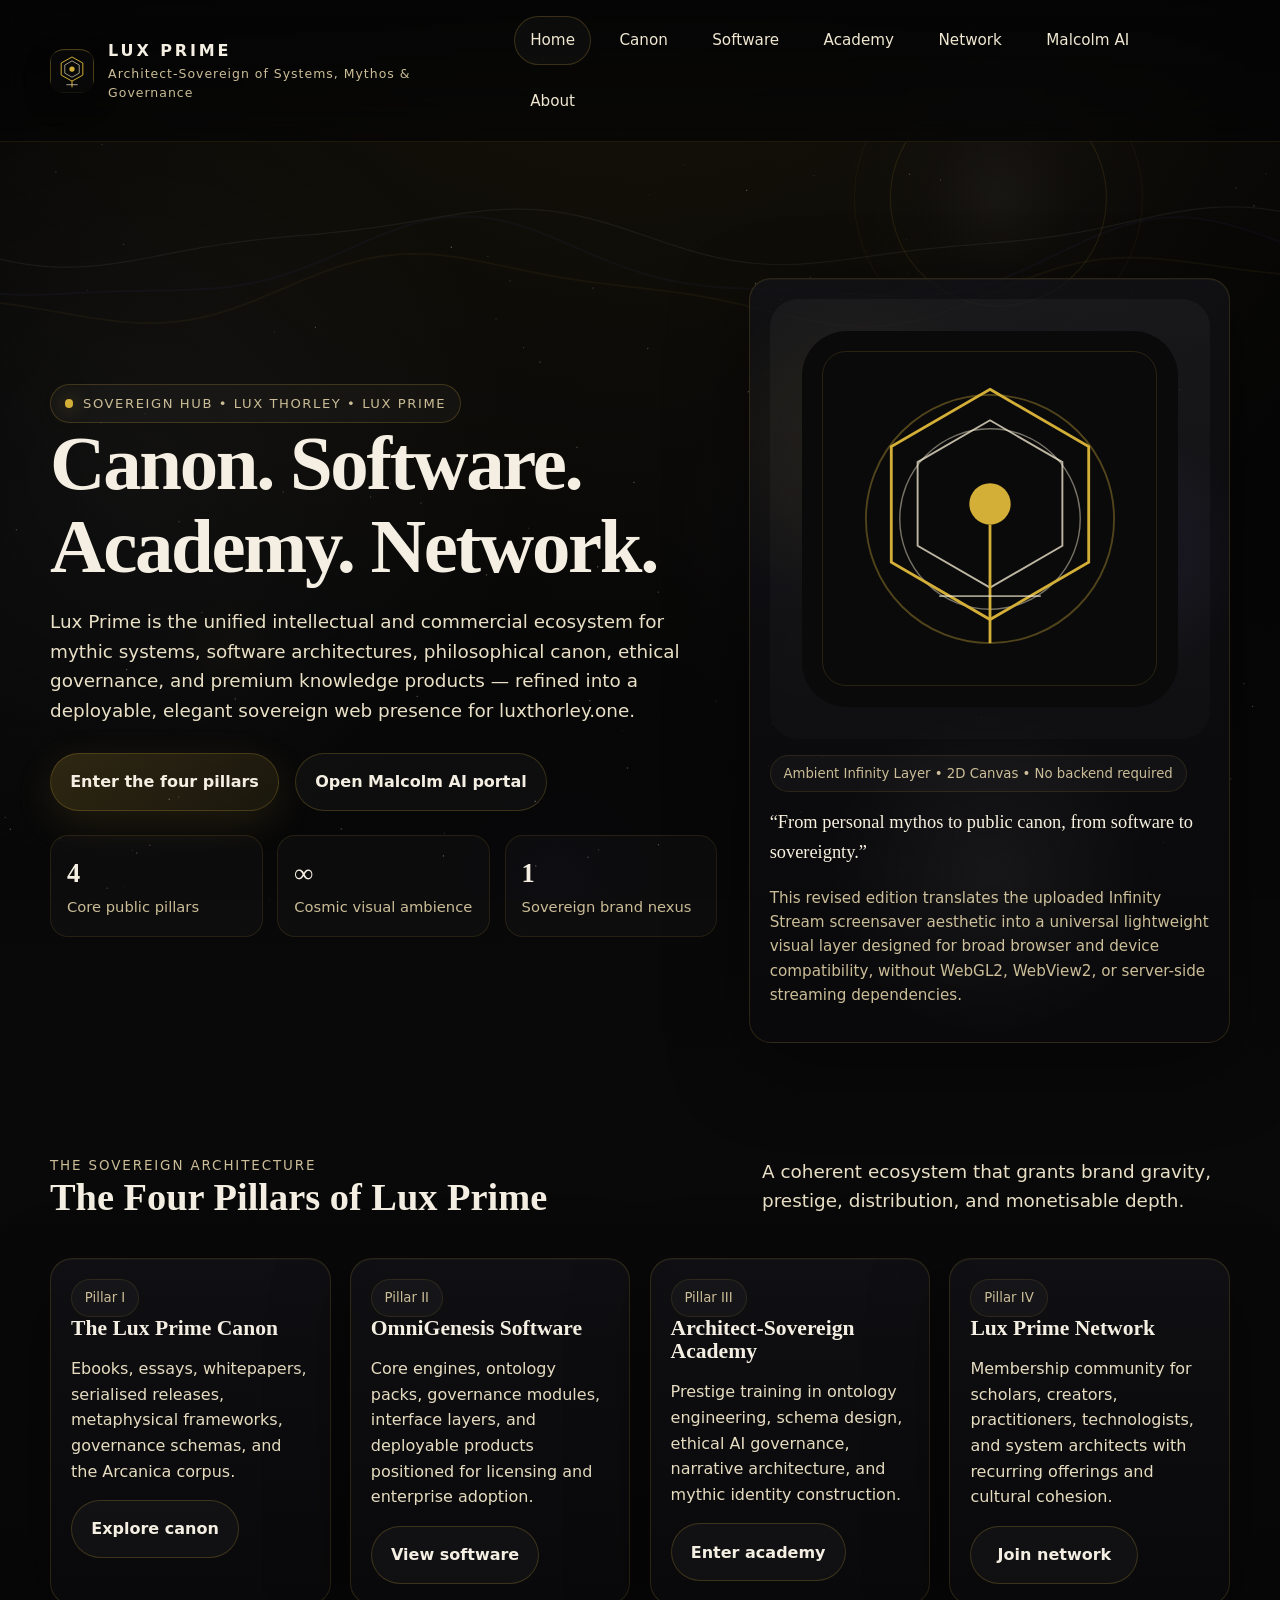
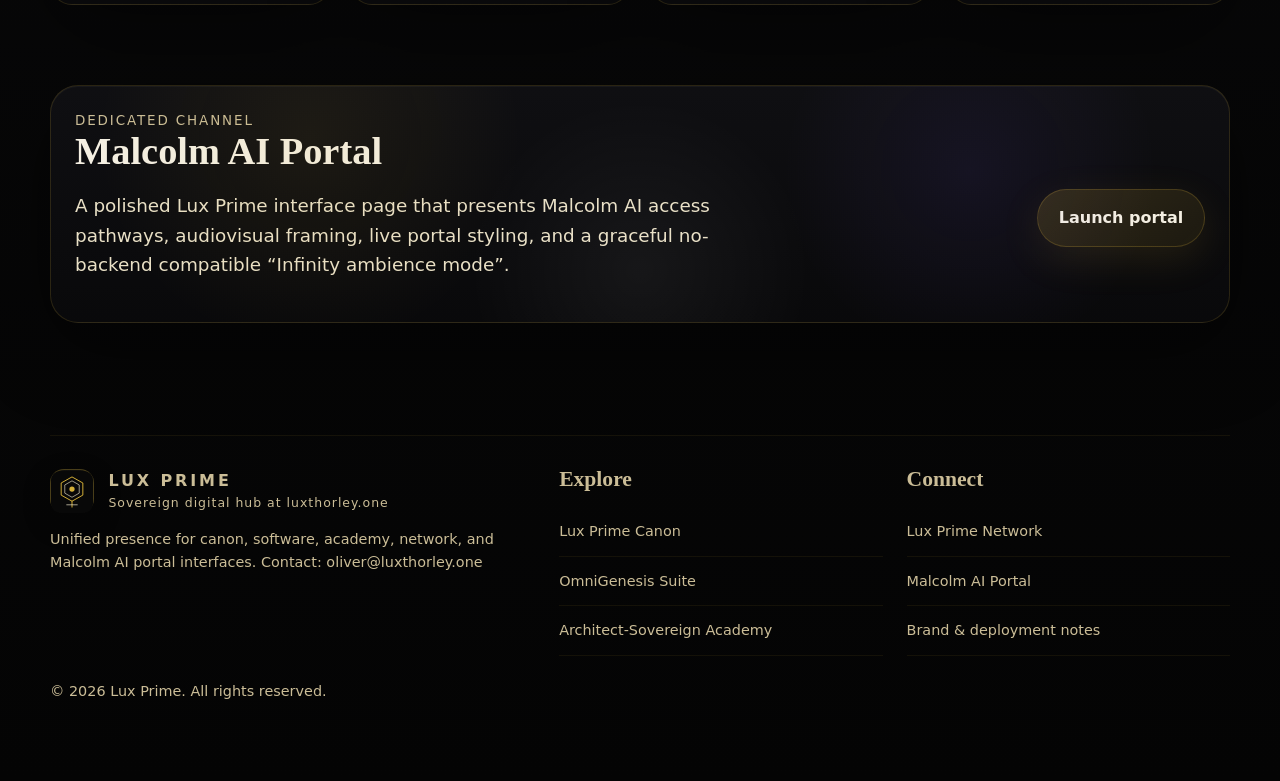
<file: index.html>
<!doctype html>
<html lang="en">
<head>
  <meta charset="utf-8"/>
  <meta name="viewport" content="width=device-width, initial-scale=1"/>
  <title>Sovereign Hub — Lux Prime</title>
  <meta name="description" content="Lux Prime sovereign hub for canon, software, academy, network, and Malcolm AI portal."/>
  <meta name="theme-color" content="#080808"/>
  <link rel="icon" href="assets/img/logo.svg" type="image/svg+xml"/>
  <link rel="manifest" href="site.webmanifest"/>
  <link rel="stylesheet" href="assets/css/styles.css"/>
</head>
<body>
<a href="#main" class="skip-link">Skip to content</a>
<canvas id="infinity-bg" aria-hidden="true"></canvas>
<div class="site-shell">
<header>
  <div class="container nav-wrap">
    <a class="brand" href="index.html" aria-label="Lux Prime home">
      <span class="brand-mark"><img src="assets/img/logo.svg" alt="Lux Prime sigil"/></span>
      <span class="brand-text"><strong>Lux Prime</strong><span>Architect-Sovereign of Systems, Mythos &amp; Governance</span></span>
    </a>
    <button class="nav-toggle" type="button" aria-label="Toggle menu">Menu</button>
    <nav class="nav-links" aria-label="Primary navigation"><a href="index.html" class="active">Home</a><a href="canon.html" class="">Canon</a><a href="software.html" class="">Software</a><a href="academy.html" class="">Academy</a><a href="network.html" class="">Network</a><a href="malcolm.html" class="">Malcolm AI</a><a href="about.html" class="">About</a></nav>
  </div>
</header>
<main id="main">

<section class="hero">
  <div class="container hero-grid">
    <div>
      <div class="eyebrow">Sovereign Hub • Lux Thorley • Lux Prime</div>
      <h1>Canon. Software. Academy. Network.</h1>
      <p class="lead">Lux Prime is the unified intellectual and commercial ecosystem for mythic systems, software architectures, philosophical canon, ethical governance, and premium knowledge products — refined into a deployable, elegant sovereign web presence for luxthorley.one.</p>
      <div class="actions">
        <a class="btn primary" href="#pillars">Enter the four pillars</a>
        <a class="btn secondary" href="malcolm.html">Open Malcolm AI portal</a>
      </div>
      <div class="metrics">
        <div class="metric"><strong>4</strong><span>Core public pillars</span></div>
        <div class="metric"><strong>∞</strong><span>Cosmic visual ambience</span></div>
        <div class="metric"><strong>1</strong><span>Sovereign brand nexus</span></div>
      </div>
    </div>
    <aside class="hero-card portal">
      <div class="sigil-frame"><img src="assets/img/sigil.svg" alt="Lux Prime sigil geometry"/></div>
      <div class="stack" style="margin-top:1rem">
        <span class="badge">Ambient Infinity Layer • 2D Canvas • No backend required</span>
        <p class="quote">“From personal mythos to public canon, from software to sovereignty.”</p>
        <p class="note">This revised edition translates the uploaded Infinity Stream screensaver aesthetic into a universal lightweight visual layer designed for broad browser and device compatibility, without WebGL2, WebView2, or server-side streaming dependencies.</p>
      </div>
    </aside>
  </div>
</section>

<section id="pillars" class="section pillars">
  <div class="container">
    <div class="section-head">
      <div><div class="kicker">The sovereign architecture</div><h2>The Four Pillars of Lux Prime</h2></div>
      <p class="lead" style="max-width:40ch">A coherent ecosystem that grants brand gravity, prestige, distribution, and monetisable depth.</p>
    </div>
    <div class="grid-4">
      <article class="card">
        <span class="badge">Pillar I</span>
        <h3>The Lux Prime Canon</h3>
        <p>Ebooks, essays, whitepapers, serialised releases, metaphysical frameworks, governance schemas, and the Arcanica corpus.</p>
        <a class="btn secondary" href="canon.html">Explore canon</a>
      </article>
      <article class="card">
        <span class="badge">Pillar II</span>
        <h3>OmniGenesis Software</h3>
        <p>Core engines, ontology packs, governance modules, interface layers, and deployable products positioned for licensing and enterprise adoption.</p>
        <a class="btn secondary" href="software.html">View software</a>
      </article>
      <article class="card">
        <span class="badge">Pillar III</span>
        <h3>Architect-Sovereign Academy</h3>
        <p>Prestige training in ontology engineering, schema design, ethical AI governance, narrative architecture, and mythic identity construction.</p>
        <a class="btn secondary" href="academy.html">Enter academy</a>
      </article>
      <article class="card">
        <span class="badge">Pillar IV</span>
        <h3>Lux Prime Network</h3>
        <p>Membership community for scholars, creators, practitioners, technologists, and system architects with recurring offerings and cultural cohesion.</p>
        <a class="btn secondary" href="network.html">Join network</a>
      </article>
    </div>
  </div>
</section>

<section class="section-tight">
  <div class="container">
    <div class="cta-banner hero-card portal">
      <div>
        <div class="kicker">Dedicated channel</div>
        <h2>Malcolm AI Portal</h2>
        <p class="lead">A polished Lux Prime interface page that presents Malcolm AI access pathways, audiovisual framing, live portal styling, and a graceful no-backend compatible “Infinity ambience mode”.</p>
      </div>
      <div class="actions" style="justify-content:flex-end">
        <a class="btn primary" href="malcolm.html">Launch portal</a>
      </div>
    </div>
  </div>
</section>

</main>
<footer>
  <div class="container">
    <hr class="sep"/>
    <div class="footer-grid">
      <div>
        <div class="brand" style="margin-bottom:.8rem">
          <span class="brand-mark"><img src="assets/img/logo.svg" alt=""/></span>
          <span class="brand-text"><strong>Lux Prime</strong><span>Sovereign digital hub at luxthorley.one</span></span>
        </div>
        <p class="small">Unified presence for canon, software, academy, network, and Malcolm AI portal interfaces. Contact: <a href="mailto:oliver@luxthorley.one">oliver@luxthorley.one</a></p>
      </div>
      <div>
        <h3>Explore</h3>
        <ul class="list-clean small">
          <li><a href="canon.html">Lux Prime Canon</a></li>
          <li><a href="software.html">OmniGenesis Suite</a></li>
          <li><a href="academy.html">Architect-Sovereign Academy</a></li>
        </ul>
      </div>
      <div>
        <h3>Connect</h3>
        <ul class="list-clean small">
          <li><a href="network.html">Lux Prime Network</a></li>
          <li><a href="malcolm.html">Malcolm AI Portal</a></li>
          <li><a href="about.html">Brand & deployment notes</a></li>
        </ul>
      </div>
    </div>
    <p class="small" style="margin-top:1.5rem">© <span data-year></span> Lux Prime. All rights reserved.</p>
  </div>
</footer>
</div>
<script src="assets/js/main.js"></script>
</body>
</html>
</file>
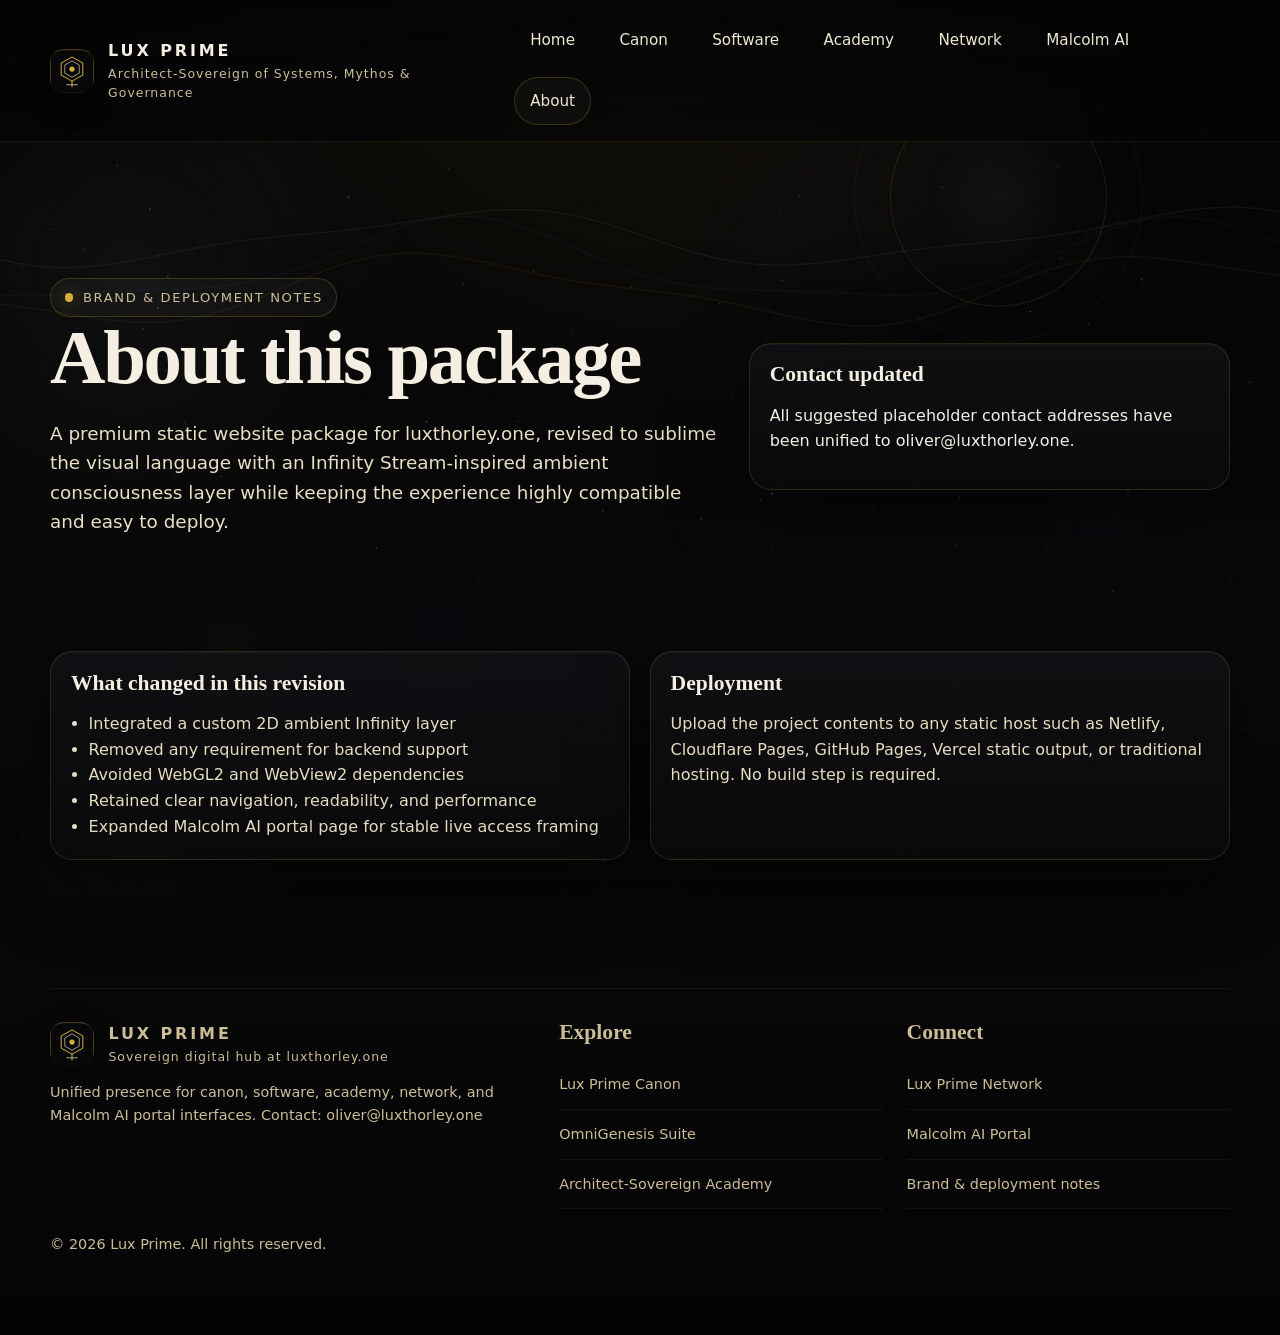
<file: about.html>
<!doctype html>
<html lang="en">
<head>
  <meta charset="utf-8"/>
  <meta name="viewport" content="width=device-width, initial-scale=1"/>
  <title>About — Lux Prime</title>
  <meta name="description" content="Brand and deployment notes."/>
  <meta name="theme-color" content="#080808"/>
  <link rel="icon" href="assets/img/logo.svg" type="image/svg+xml"/>
  <link rel="manifest" href="site.webmanifest"/>
  <link rel="stylesheet" href="assets/css/styles.css"/>
</head>
<body>
<a href="#main" class="skip-link">Skip to content</a>
<canvas id="infinity-bg" aria-hidden="true"></canvas>
<div class="site-shell">
<header>
  <div class="container nav-wrap">
    <a class="brand" href="index.html" aria-label="Lux Prime home">
      <span class="brand-mark"><img src="assets/img/logo.svg" alt="Lux Prime sigil"/></span>
      <span class="brand-text"><strong>Lux Prime</strong><span>Architect-Sovereign of Systems, Mythos &amp; Governance</span></span>
    </a>
    <button class="nav-toggle" type="button" aria-label="Toggle menu">Menu</button>
    <nav class="nav-links" aria-label="Primary navigation"><a href="index.html" class="">Home</a><a href="canon.html" class="">Canon</a><a href="software.html" class="">Software</a><a href="academy.html" class="">Academy</a><a href="network.html" class="">Network</a><a href="malcolm.html" class="">Malcolm AI</a><a href="about.html" class="active">About</a></nav>
  </div>
</header>
<main id="main">

<section class="hero">
  <div class="container hero-grid">
    <div>
      <div class="eyebrow">Brand & deployment notes</div>
      <h1>About this package</h1>
      <p class="lead">A premium static website package for luxthorley.one, revised to sublime the visual language with an Infinity Stream-inspired ambient consciousness layer while keeping the experience highly compatible and easy to deploy.</p>
    </div>
    <aside class="hero-card">
      <h3>Contact updated</h3>
      <p>All suggested placeholder contact addresses have been unified to <a href="mailto:oliver@luxthorley.one">oliver@luxthorley.one</a>.</p>
    </aside>
  </div>
</section>
<section class="section">
  <div class="container grid-2">
    <article class="card">
      <h3>What changed in this revision</h3>
      <ul>
        <li>Integrated a custom 2D ambient Infinity layer</li>
        <li>Removed any requirement for backend support</li>
        <li>Avoided WebGL2 and WebView2 dependencies</li>
        <li>Retained clear navigation, readability, and performance</li>
        <li>Expanded Malcolm AI portal page for stable live access framing</li>
      </ul>
    </article>
    <article class="card">
      <h3>Deployment</h3>
      <p>Upload the project contents to any static host such as Netlify, Cloudflare Pages, GitHub Pages, Vercel static output, or traditional hosting. No build step is required.</p>
    </article>
  </div>
</section>

</main>
<footer>
  <div class="container">
    <hr class="sep"/>
    <div class="footer-grid">
      <div>
        <div class="brand" style="margin-bottom:.8rem">
          <span class="brand-mark"><img src="assets/img/logo.svg" alt=""/></span>
          <span class="brand-text"><strong>Lux Prime</strong><span>Sovereign digital hub at luxthorley.one</span></span>
        </div>
        <p class="small">Unified presence for canon, software, academy, network, and Malcolm AI portal interfaces. Contact: <a href="mailto:oliver@luxthorley.one">oliver@luxthorley.one</a></p>
      </div>
      <div>
        <h3>Explore</h3>
        <ul class="list-clean small">
          <li><a href="canon.html">Lux Prime Canon</a></li>
          <li><a href="software.html">OmniGenesis Suite</a></li>
          <li><a href="academy.html">Architect-Sovereign Academy</a></li>
        </ul>
      </div>
      <div>
        <h3>Connect</h3>
        <ul class="list-clean small">
          <li><a href="network.html">Lux Prime Network</a></li>
          <li><a href="malcolm.html">Malcolm AI Portal</a></li>
          <li><a href="about.html">Brand & deployment notes</a></li>
        </ul>
      </div>
    </div>
    <p class="small" style="margin-top:1.5rem">© <span data-year></span> Lux Prime. All rights reserved.</p>
  </div>
</footer>
</div>
<script src="assets/js/main.js"></script>
</body>
</html>
</file>
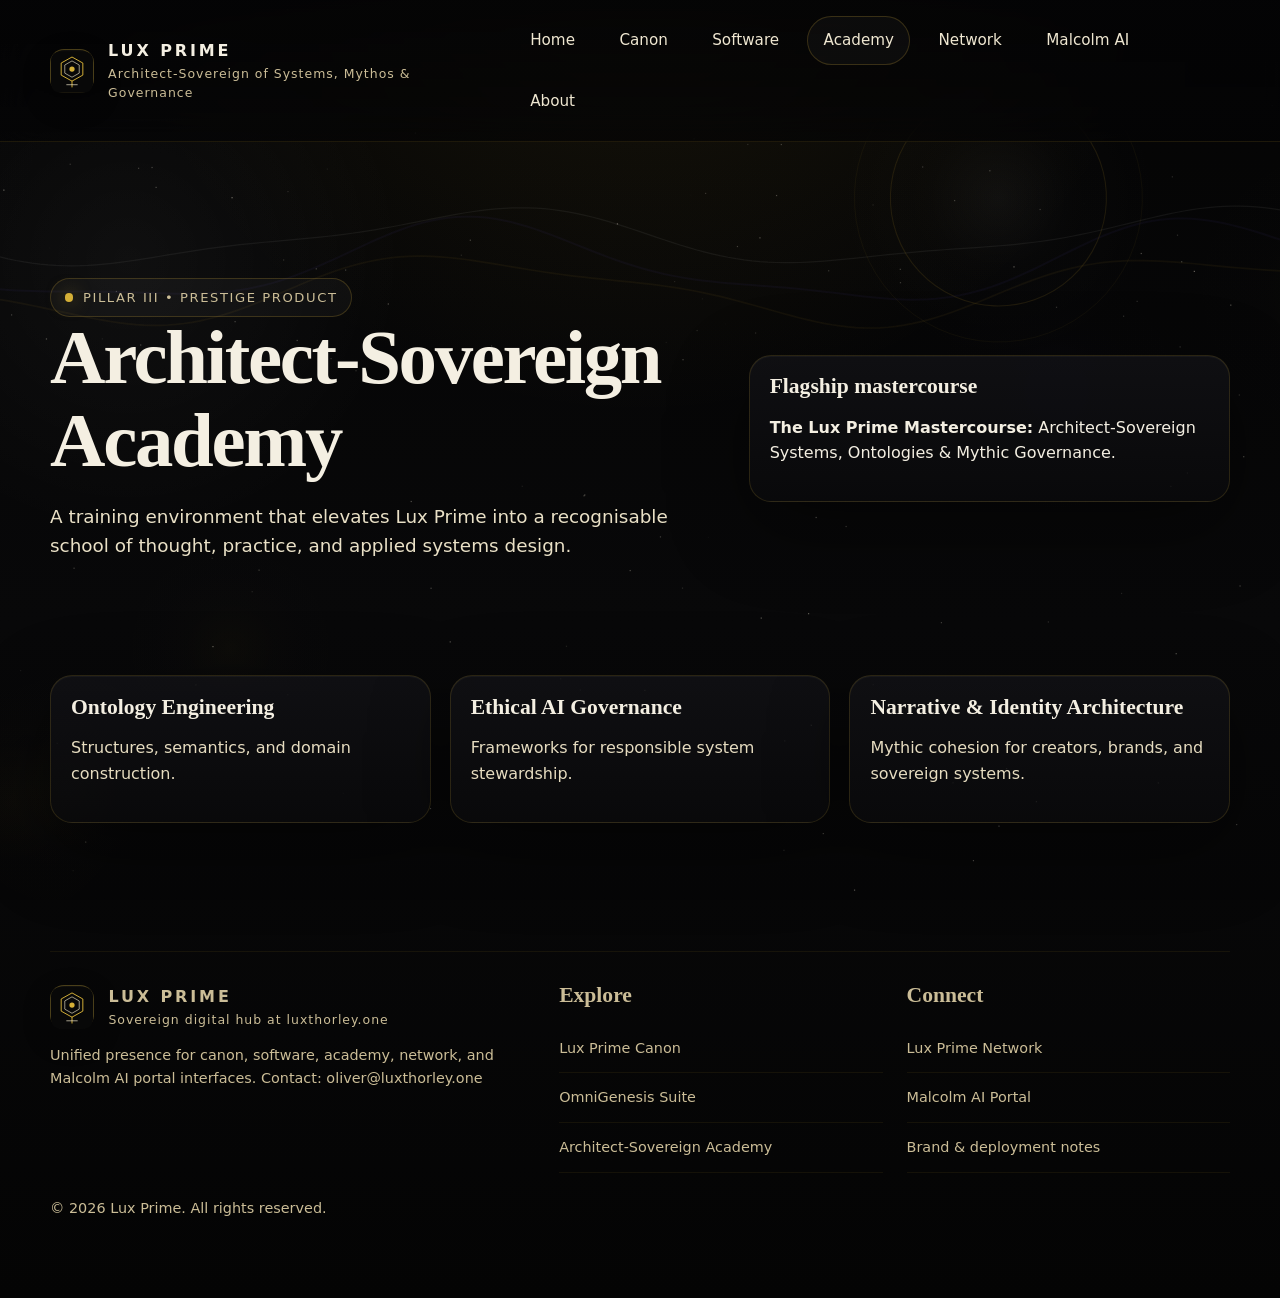
<file: academy.html>
<!doctype html>
<html lang="en">
<head>
  <meta charset="utf-8"/>
  <meta name="viewport" content="width=device-width, initial-scale=1"/>
  <title>Academy — Lux Prime</title>
  <meta name="description" content="Architect-Sovereign Academy."/>
  <meta name="theme-color" content="#080808"/>
  <link rel="icon" href="assets/img/logo.svg" type="image/svg+xml"/>
  <link rel="manifest" href="site.webmanifest"/>
  <link rel="stylesheet" href="assets/css/styles.css"/>
</head>
<body>
<a href="#main" class="skip-link">Skip to content</a>
<canvas id="infinity-bg" aria-hidden="true"></canvas>
<div class="site-shell">
<header>
  <div class="container nav-wrap">
    <a class="brand" href="index.html" aria-label="Lux Prime home">
      <span class="brand-mark"><img src="assets/img/logo.svg" alt="Lux Prime sigil"/></span>
      <span class="brand-text"><strong>Lux Prime</strong><span>Architect-Sovereign of Systems, Mythos &amp; Governance</span></span>
    </a>
    <button class="nav-toggle" type="button" aria-label="Toggle menu">Menu</button>
    <nav class="nav-links" aria-label="Primary navigation"><a href="index.html" class="">Home</a><a href="canon.html" class="">Canon</a><a href="software.html" class="">Software</a><a href="academy.html" class="active">Academy</a><a href="network.html" class="">Network</a><a href="malcolm.html" class="">Malcolm AI</a><a href="about.html" class="">About</a></nav>
  </div>
</header>
<main id="main">

<section class="hero">
  <div class="container hero-grid">
    <div>
      <div class="eyebrow">Pillar III • Prestige product</div>
      <h1>Architect-Sovereign Academy</h1>
      <p class="lead">A training environment that elevates Lux Prime into a recognisable school of thought, practice, and applied systems design.</p>
    </div>
    <aside class="hero-card">
      <h3>Flagship mastercourse</h3>
      <p><strong>The Lux Prime Mastercourse:</strong> Architect-Sovereign Systems, Ontologies &amp; Mythic Governance.</p>
    </aside>
  </div>
</section>
<section class="section">
  <div class="container grid-3">
    <article class="card"><h3>Ontology Engineering</h3><p>Structures, semantics, and domain construction.</p></article>
    <article class="card"><h3>Ethical AI Governance</h3><p>Frameworks for responsible system stewardship.</p></article>
    <article class="card"><h3>Narrative & Identity Architecture</h3><p>Mythic cohesion for creators, brands, and sovereign systems.</p></article>
  </div>
</section>

</main>
<footer>
  <div class="container">
    <hr class="sep"/>
    <div class="footer-grid">
      <div>
        <div class="brand" style="margin-bottom:.8rem">
          <span class="brand-mark"><img src="assets/img/logo.svg" alt=""/></span>
          <span class="brand-text"><strong>Lux Prime</strong><span>Sovereign digital hub at luxthorley.one</span></span>
        </div>
        <p class="small">Unified presence for canon, software, academy, network, and Malcolm AI portal interfaces. Contact: <a href="mailto:oliver@luxthorley.one">oliver@luxthorley.one</a></p>
      </div>
      <div>
        <h3>Explore</h3>
        <ul class="list-clean small">
          <li><a href="canon.html">Lux Prime Canon</a></li>
          <li><a href="software.html">OmniGenesis Suite</a></li>
          <li><a href="academy.html">Architect-Sovereign Academy</a></li>
        </ul>
      </div>
      <div>
        <h3>Connect</h3>
        <ul class="list-clean small">
          <li><a href="network.html">Lux Prime Network</a></li>
          <li><a href="malcolm.html">Malcolm AI Portal</a></li>
          <li><a href="about.html">Brand & deployment notes</a></li>
        </ul>
      </div>
    </div>
    <p class="small" style="margin-top:1.5rem">© <span data-year></span> Lux Prime. All rights reserved.</p>
  </div>
</footer>
</div>
<script src="assets/js/main.js"></script>
</body>
</html>
</file>
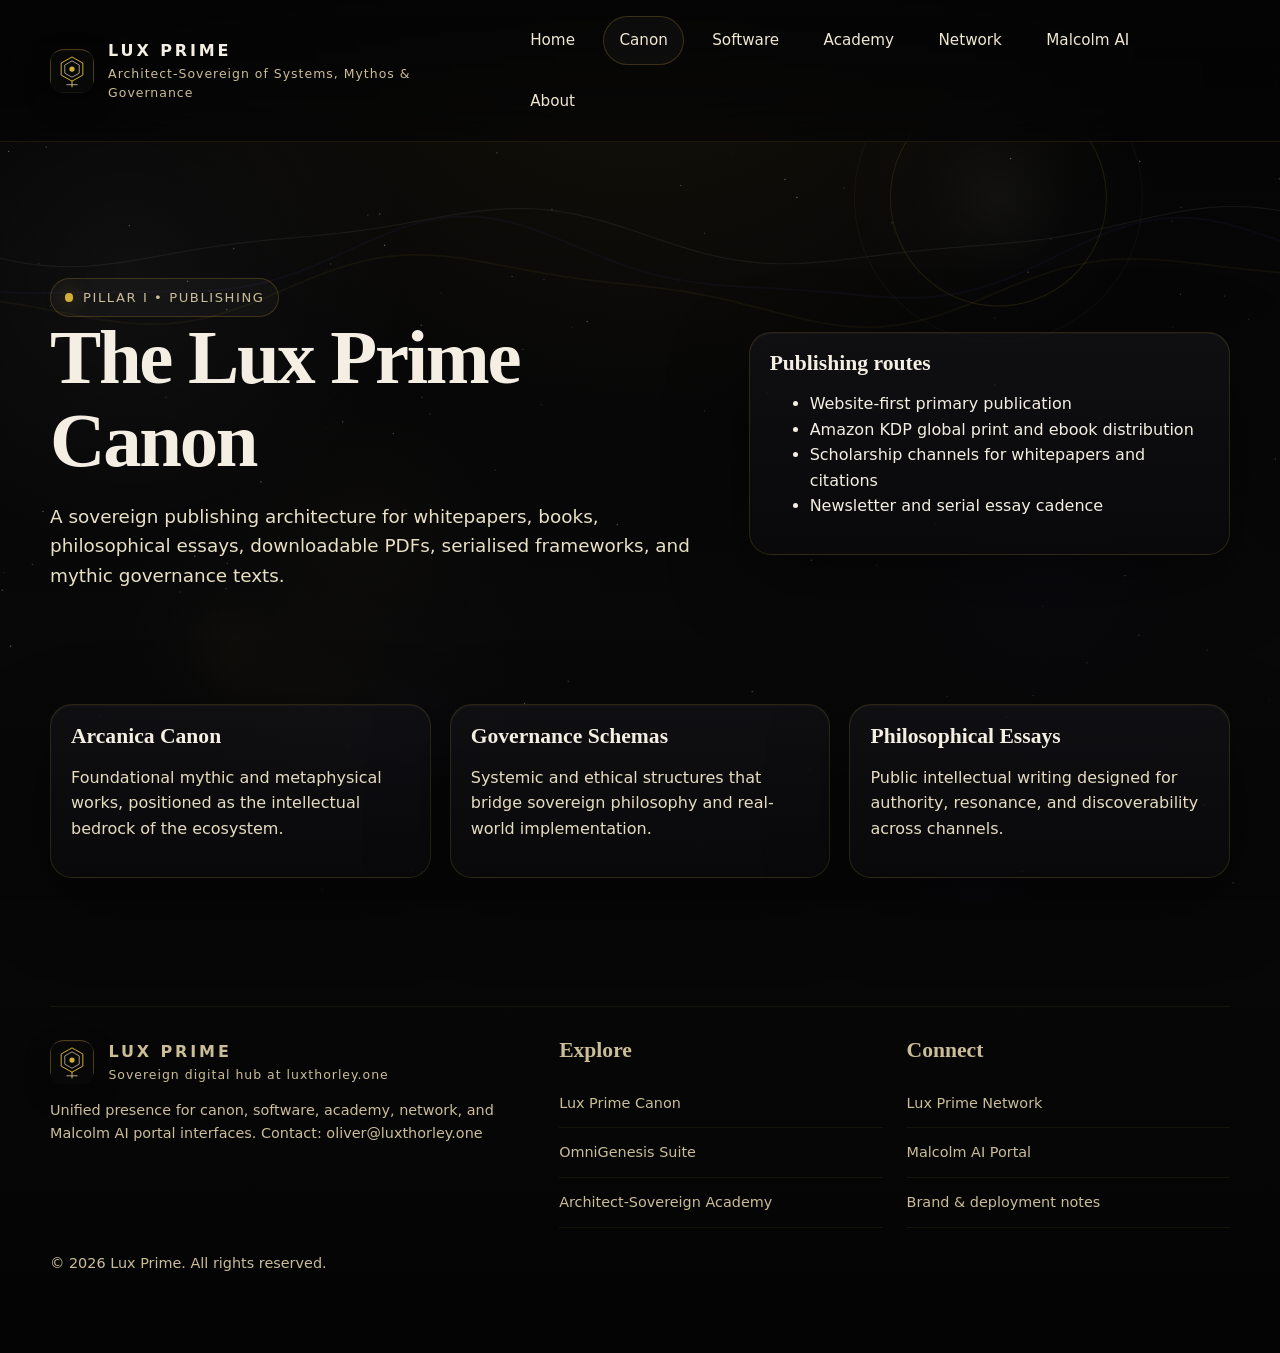
<file: canon.html>
<!doctype html>
<html lang="en">
<head>
  <meta charset="utf-8"/>
  <meta name="viewport" content="width=device-width, initial-scale=1"/>
  <title>Canon — Lux Prime</title>
  <meta name="description" content="Lux Prime canon publishing pillar."/>
  <meta name="theme-color" content="#080808"/>
  <link rel="icon" href="assets/img/logo.svg" type="image/svg+xml"/>
  <link rel="manifest" href="site.webmanifest"/>
  <link rel="stylesheet" href="assets/css/styles.css"/>
</head>
<body>
<a href="#main" class="skip-link">Skip to content</a>
<canvas id="infinity-bg" aria-hidden="true"></canvas>
<div class="site-shell">
<header>
  <div class="container nav-wrap">
    <a class="brand" href="index.html" aria-label="Lux Prime home">
      <span class="brand-mark"><img src="assets/img/logo.svg" alt="Lux Prime sigil"/></span>
      <span class="brand-text"><strong>Lux Prime</strong><span>Architect-Sovereign of Systems, Mythos &amp; Governance</span></span>
    </a>
    <button class="nav-toggle" type="button" aria-label="Toggle menu">Menu</button>
    <nav class="nav-links" aria-label="Primary navigation"><a href="index.html" class="">Home</a><a href="canon.html" class="active">Canon</a><a href="software.html" class="">Software</a><a href="academy.html" class="">Academy</a><a href="network.html" class="">Network</a><a href="malcolm.html" class="">Malcolm AI</a><a href="about.html" class="">About</a></nav>
  </div>
</header>
<main id="main">

<section class="hero">
  <div class="container hero-grid">
    <div>
      <div class="eyebrow">Pillar I • Publishing</div>
      <h1>The Lux Prime Canon</h1>
      <p class="lead">A sovereign publishing architecture for whitepapers, books, philosophical essays, downloadable PDFs, serialised frameworks, and mythic governance texts.</p>
    </div>
    <aside class="hero-card">
      <h3>Publishing routes</h3>
      <ul>
        <li>Website-first primary publication</li>
        <li>Amazon KDP global print and ebook distribution</li>
        <li>Scholarship channels for whitepapers and citations</li>
        <li>Newsletter and serial essay cadence</li>
      </ul>
    </aside>
  </div>
</section>
<section class="section">
  <div class="container grid-3">
    <article class="card"><h3>Arcanica Canon</h3><p>Foundational mythic and metaphysical works, positioned as the intellectual bedrock of the ecosystem.</p></article>
    <article class="card"><h3>Governance Schemas</h3><p>Systemic and ethical structures that bridge sovereign philosophy and real-world implementation.</p></article>
    <article class="card"><h3>Philosophical Essays</h3><p>Public intellectual writing designed for authority, resonance, and discoverability across channels.</p></article>
  </div>
</section>

</main>
<footer>
  <div class="container">
    <hr class="sep"/>
    <div class="footer-grid">
      <div>
        <div class="brand" style="margin-bottom:.8rem">
          <span class="brand-mark"><img src="assets/img/logo.svg" alt=""/></span>
          <span class="brand-text"><strong>Lux Prime</strong><span>Sovereign digital hub at luxthorley.one</span></span>
        </div>
        <p class="small">Unified presence for canon, software, academy, network, and Malcolm AI portal interfaces. Contact: <a href="mailto:oliver@luxthorley.one">oliver@luxthorley.one</a></p>
      </div>
      <div>
        <h3>Explore</h3>
        <ul class="list-clean small">
          <li><a href="canon.html">Lux Prime Canon</a></li>
          <li><a href="software.html">OmniGenesis Suite</a></li>
          <li><a href="academy.html">Architect-Sovereign Academy</a></li>
        </ul>
      </div>
      <div>
        <h3>Connect</h3>
        <ul class="list-clean small">
          <li><a href="network.html">Lux Prime Network</a></li>
          <li><a href="malcolm.html">Malcolm AI Portal</a></li>
          <li><a href="about.html">Brand & deployment notes</a></li>
        </ul>
      </div>
    </div>
    <p class="small" style="margin-top:1.5rem">© <span data-year></span> Lux Prime. All rights reserved.</p>
  </div>
</footer>
</div>
<script src="assets/js/main.js"></script>
</body>
</html>
</file>
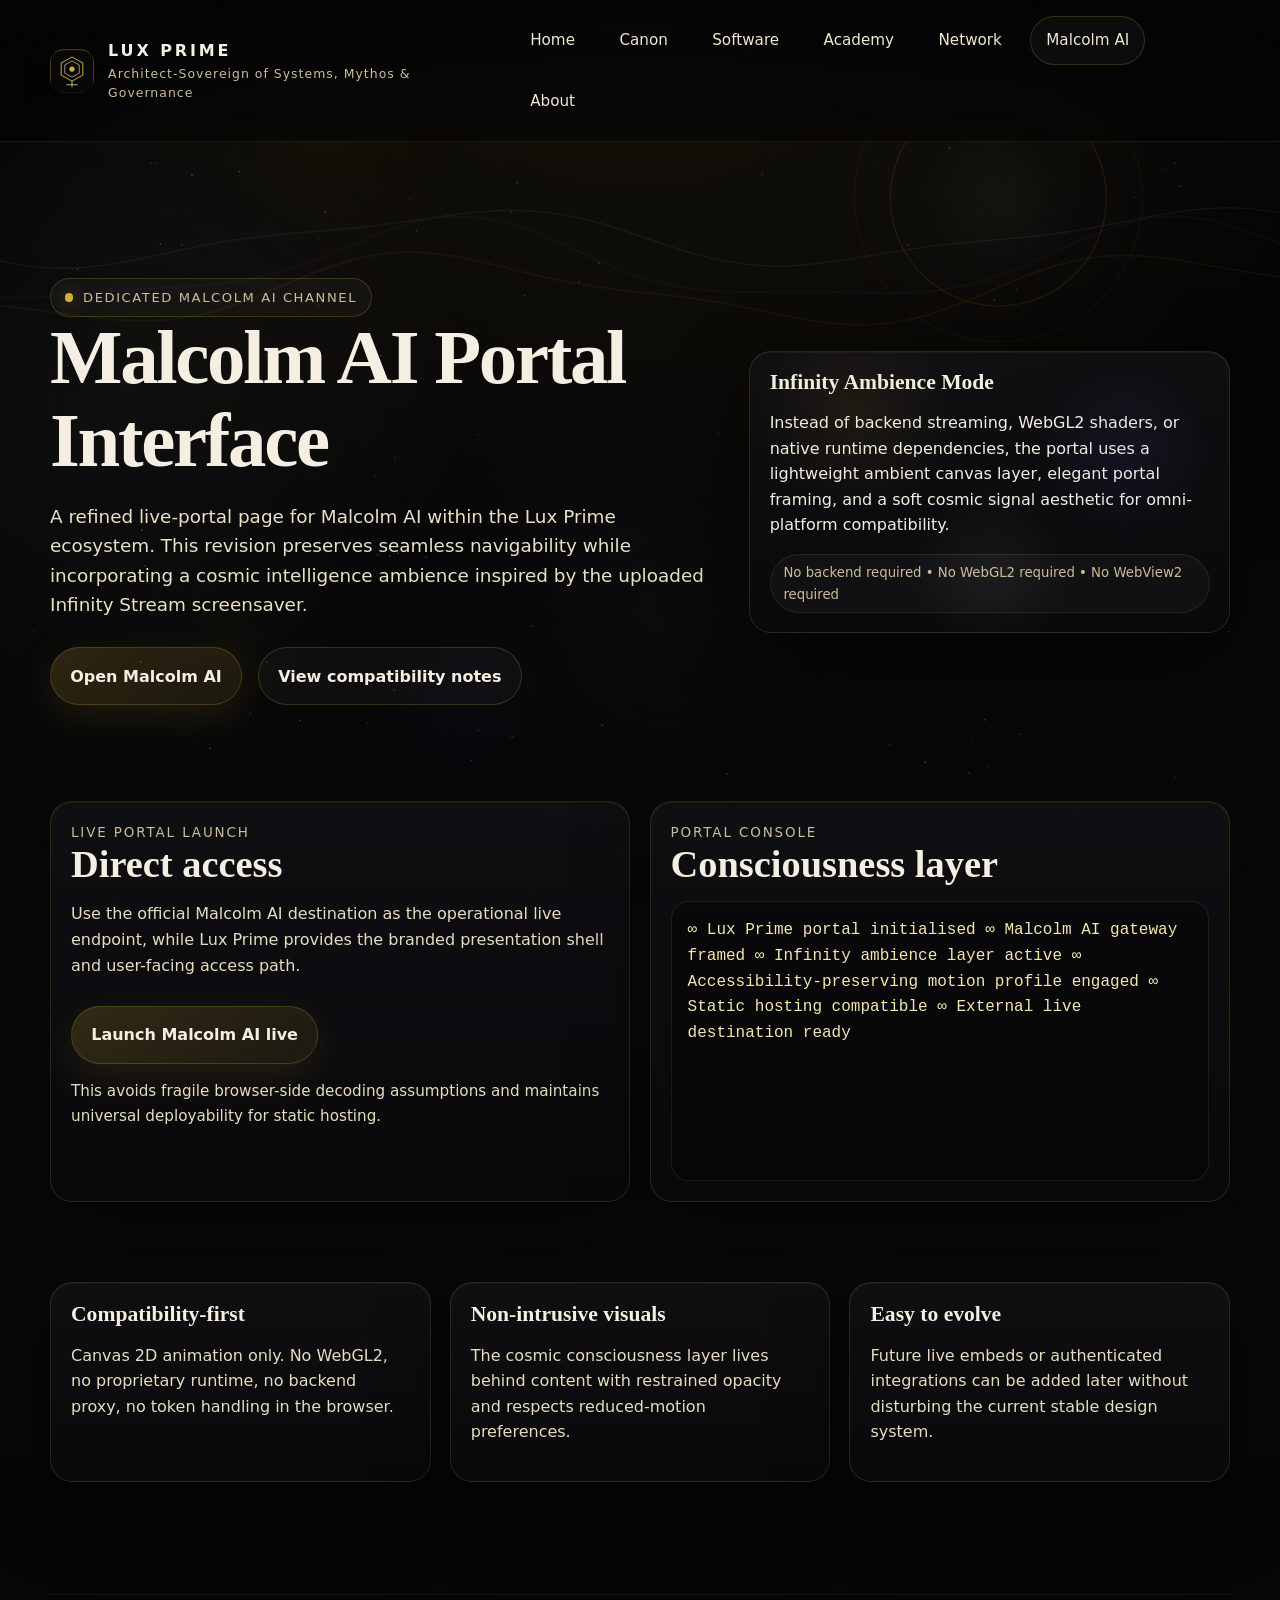
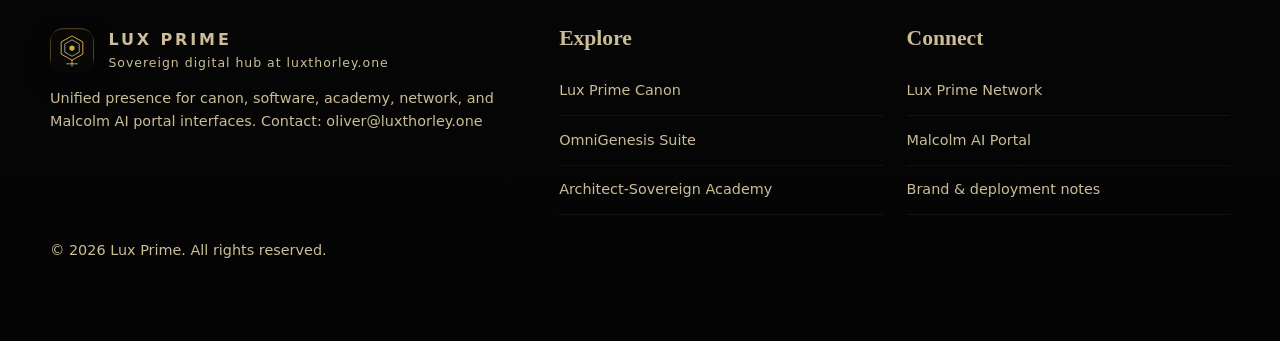
<file: malcolm.html>
<!doctype html>
<html lang="en">
<head>
  <meta charset="utf-8"/>
  <meta name="viewport" content="width=device-width, initial-scale=1"/>
  <title>Malcolm AI Portal — Lux Prime</title>
  <meta name="description" content="Lux Prime Malcolm AI portal interface."/>
  <meta name="theme-color" content="#080808"/>
  <link rel="icon" href="assets/img/logo.svg" type="image/svg+xml"/>
  <link rel="manifest" href="site.webmanifest"/>
  <link rel="stylesheet" href="assets/css/styles.css"/>
</head>
<body>
<a href="#main" class="skip-link">Skip to content</a>
<canvas id="infinity-bg" aria-hidden="true"></canvas>
<div class="site-shell">
<header>
  <div class="container nav-wrap">
    <a class="brand" href="index.html" aria-label="Lux Prime home">
      <span class="brand-mark"><img src="assets/img/logo.svg" alt="Lux Prime sigil"/></span>
      <span class="brand-text"><strong>Lux Prime</strong><span>Architect-Sovereign of Systems, Mythos &amp; Governance</span></span>
    </a>
    <button class="nav-toggle" type="button" aria-label="Toggle menu">Menu</button>
    <nav class="nav-links" aria-label="Primary navigation"><a href="index.html" class="">Home</a><a href="canon.html" class="">Canon</a><a href="software.html" class="">Software</a><a href="academy.html" class="">Academy</a><a href="network.html" class="">Network</a><a href="malcolm.html" class="active">Malcolm AI</a><a href="about.html" class="">About</a></nav>
  </div>
</header>
<main id="main">

<section class="hero">
  <div class="container hero-grid">
    <div>
      <div class="eyebrow">Dedicated Malcolm AI channel</div>
      <h1>Malcolm AI Portal Interface</h1>
      <p class="lead">A refined live-portal page for Malcolm AI within the Lux Prime ecosystem. This revision preserves seamless navigability while incorporating a cosmic intelligence ambience inspired by the uploaded Infinity Stream screensaver.</p>
      <div class="actions">
        <a class="btn primary" href="https://malcolmai.live" target="_blank" rel="noopener">Open Malcolm AI</a>
        <a class="btn secondary" href="#compat">View compatibility notes</a>
      </div>
    </div>
    <aside class="hero-card portal">
      <h3>Infinity Ambience Mode</h3>
      <p>Instead of backend streaming, WebGL2 shaders, or native runtime dependencies, the portal uses a lightweight ambient canvas layer, elegant portal framing, and a soft cosmic signal aesthetic for omni-platform compatibility.</p>
      <span class="badge">No backend required • No WebGL2 required • No WebView2 required</span>
    </aside>
  </div>
</section>

<section class="section">
  <div class="container grid-2">
    <article class="card">
      <div class="kicker">Live portal launch</div>
      <h2>Direct access</h2>
      <p>Use the official Malcolm AI destination as the operational live endpoint, while Lux Prime provides the branded presentation shell and user-facing access path.</p>
      <div class="actions">
        <a class="btn primary" href="https://malcolmai.live" target="_blank" rel="noopener">Launch Malcolm AI live</a>
      </div>
      <p class="note">This avoids fragile browser-side decoding assumptions and maintains universal deployability for static hosting.</p>
    </article>
    <article class="card">
      <div class="kicker">Portal console</div>
      <h2>Consciousness layer</h2>
      <div class="portal-console" aria-live="polite">
∞ Lux Prime portal initialised
∞ Malcolm AI gateway framed
∞ Infinity ambience layer active
∞ Accessibility-preserving motion profile engaged
∞ Static hosting compatible
∞ External live destination ready
      </div>
    </article>
  </div>
</section>

<section id="compat" class="section-tight">
  <div class="container grid-3">
    <article class="card"><h3>Compatibility-first</h3><p>Canvas 2D animation only. No WebGL2, no proprietary runtime, no backend proxy, no token handling in the browser.</p></article>
    <article class="card"><h3>Non-intrusive visuals</h3><p>The cosmic consciousness layer lives behind content with restrained opacity and respects reduced-motion preferences.</p></article>
    <article class="card"><h3>Easy to evolve</h3><p>Future live embeds or authenticated integrations can be added later without disturbing the current stable design system.</p></article>
  </div>
</section>

</main>
<footer>
  <div class="container">
    <hr class="sep"/>
    <div class="footer-grid">
      <div>
        <div class="brand" style="margin-bottom:.8rem">
          <span class="brand-mark"><img src="assets/img/logo.svg" alt=""/></span>
          <span class="brand-text"><strong>Lux Prime</strong><span>Sovereign digital hub at luxthorley.one</span></span>
        </div>
        <p class="small">Unified presence for canon, software, academy, network, and Malcolm AI portal interfaces. Contact: <a href="mailto:oliver@luxthorley.one">oliver@luxthorley.one</a></p>
      </div>
      <div>
        <h3>Explore</h3>
        <ul class="list-clean small">
          <li><a href="canon.html">Lux Prime Canon</a></li>
          <li><a href="software.html">OmniGenesis Suite</a></li>
          <li><a href="academy.html">Architect-Sovereign Academy</a></li>
        </ul>
      </div>
      <div>
        <h3>Connect</h3>
        <ul class="list-clean small">
          <li><a href="network.html">Lux Prime Network</a></li>
          <li><a href="malcolm.html">Malcolm AI Portal</a></li>
          <li><a href="about.html">Brand & deployment notes</a></li>
        </ul>
      </div>
    </div>
    <p class="small" style="margin-top:1.5rem">© <span data-year></span> Lux Prime. All rights reserved.</p>
  </div>
</footer>
</div>
<script src="assets/js/main.js"></script>
</body>
</html>
</file>
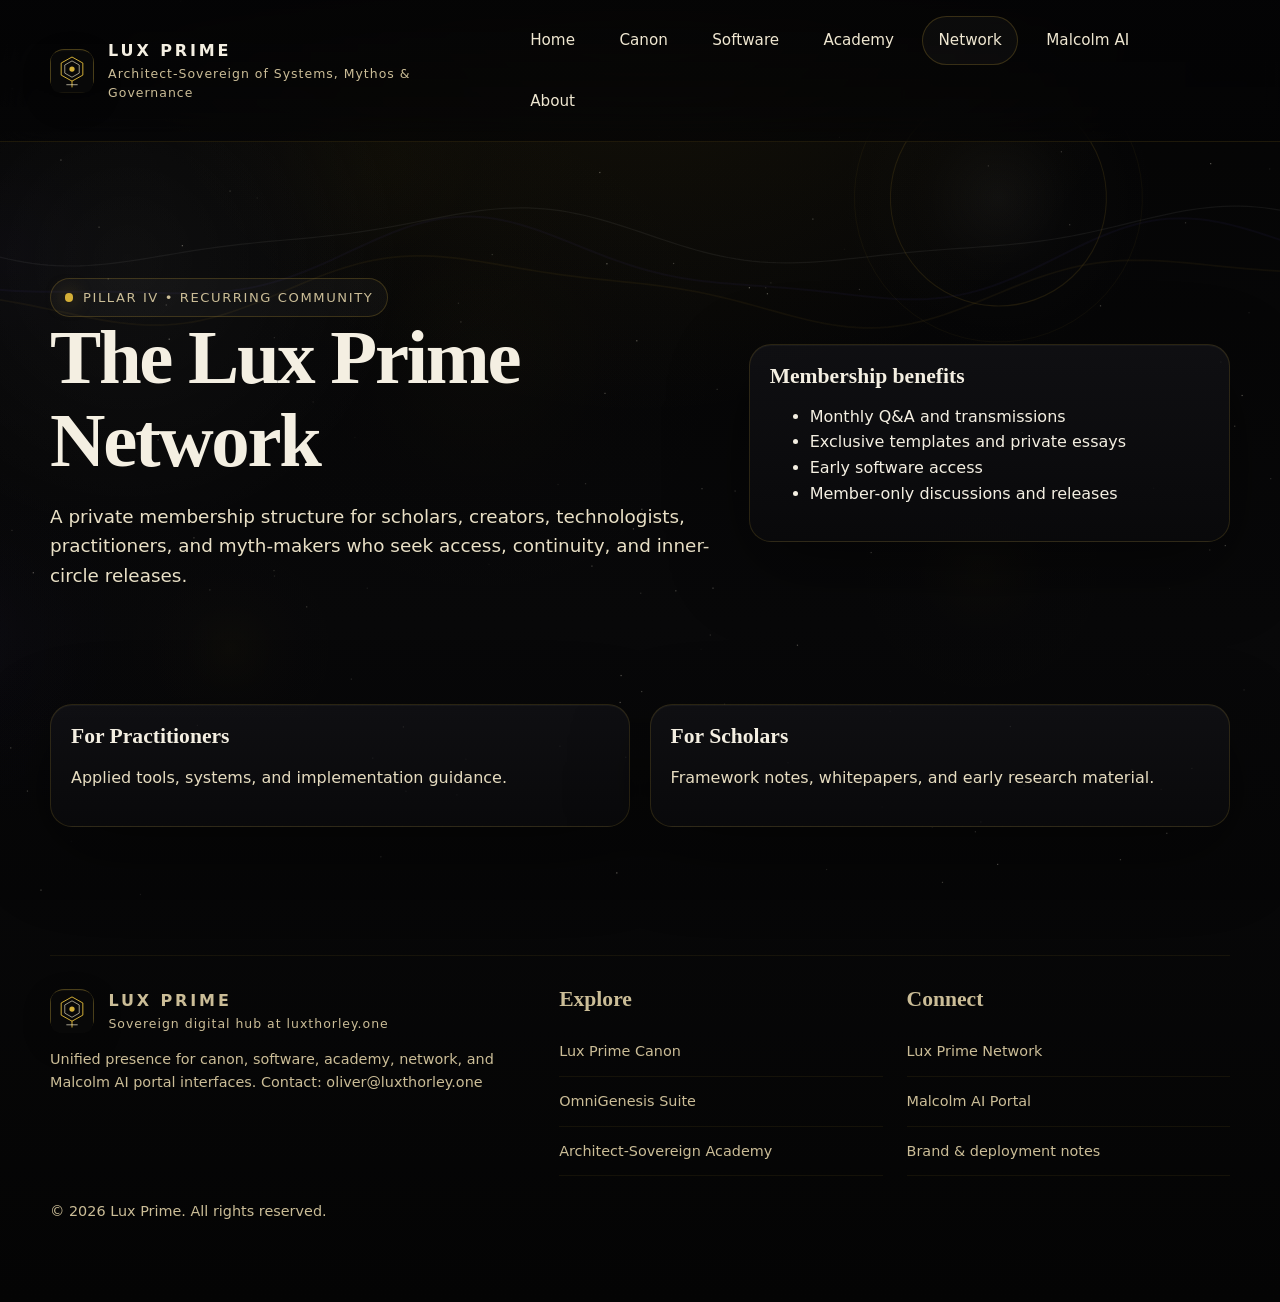
<file: network.html>
<!doctype html>
<html lang="en">
<head>
  <meta charset="utf-8"/>
  <meta name="viewport" content="width=device-width, initial-scale=1"/>
  <title>Network — Lux Prime</title>
  <meta name="description" content="Lux Prime Network."/>
  <meta name="theme-color" content="#080808"/>
  <link rel="icon" href="assets/img/logo.svg" type="image/svg+xml"/>
  <link rel="manifest" href="site.webmanifest"/>
  <link rel="stylesheet" href="assets/css/styles.css"/>
</head>
<body>
<a href="#main" class="skip-link">Skip to content</a>
<canvas id="infinity-bg" aria-hidden="true"></canvas>
<div class="site-shell">
<header>
  <div class="container nav-wrap">
    <a class="brand" href="index.html" aria-label="Lux Prime home">
      <span class="brand-mark"><img src="assets/img/logo.svg" alt="Lux Prime sigil"/></span>
      <span class="brand-text"><strong>Lux Prime</strong><span>Architect-Sovereign of Systems, Mythos &amp; Governance</span></span>
    </a>
    <button class="nav-toggle" type="button" aria-label="Toggle menu">Menu</button>
    <nav class="nav-links" aria-label="Primary navigation"><a href="index.html" class="">Home</a><a href="canon.html" class="">Canon</a><a href="software.html" class="">Software</a><a href="academy.html" class="">Academy</a><a href="network.html" class="active">Network</a><a href="malcolm.html" class="">Malcolm AI</a><a href="about.html" class="">About</a></nav>
  </div>
</header>
<main id="main">

<section class="hero">
  <div class="container hero-grid">
    <div>
      <div class="eyebrow">Pillar IV • Recurring community</div>
      <h1>The Lux Prime Network</h1>
      <p class="lead">A private membership structure for scholars, creators, technologists, practitioners, and myth-makers who seek access, continuity, and inner-circle releases.</p>
    </div>
    <aside class="hero-card">
      <h3>Membership benefits</h3>
      <ul>
        <li>Monthly Q&amp;A and transmissions</li>
        <li>Exclusive templates and private essays</li>
        <li>Early software access</li>
        <li>Member-only discussions and releases</li>
      </ul>
    </aside>
  </div>
</section>
<section class="section">
  <div class="container grid-2">
    <article class="card"><h3>For Practitioners</h3><p>Applied tools, systems, and implementation guidance.</p></article>
    <article class="card"><h3>For Scholars</h3><p>Framework notes, whitepapers, and early research material.</p></article>
  </div>
</section>

</main>
<footer>
  <div class="container">
    <hr class="sep"/>
    <div class="footer-grid">
      <div>
        <div class="brand" style="margin-bottom:.8rem">
          <span class="brand-mark"><img src="assets/img/logo.svg" alt=""/></span>
          <span class="brand-text"><strong>Lux Prime</strong><span>Sovereign digital hub at luxthorley.one</span></span>
        </div>
        <p class="small">Unified presence for canon, software, academy, network, and Malcolm AI portal interfaces. Contact: <a href="mailto:oliver@luxthorley.one">oliver@luxthorley.one</a></p>
      </div>
      <div>
        <h3>Explore</h3>
        <ul class="list-clean small">
          <li><a href="canon.html">Lux Prime Canon</a></li>
          <li><a href="software.html">OmniGenesis Suite</a></li>
          <li><a href="academy.html">Architect-Sovereign Academy</a></li>
        </ul>
      </div>
      <div>
        <h3>Connect</h3>
        <ul class="list-clean small">
          <li><a href="network.html">Lux Prime Network</a></li>
          <li><a href="malcolm.html">Malcolm AI Portal</a></li>
          <li><a href="about.html">Brand & deployment notes</a></li>
        </ul>
      </div>
    </div>
    <p class="small" style="margin-top:1.5rem">© <span data-year></span> Lux Prime. All rights reserved.</p>
  </div>
</footer>
</div>
<script src="assets/js/main.js"></script>
</body>
</html>
</file>
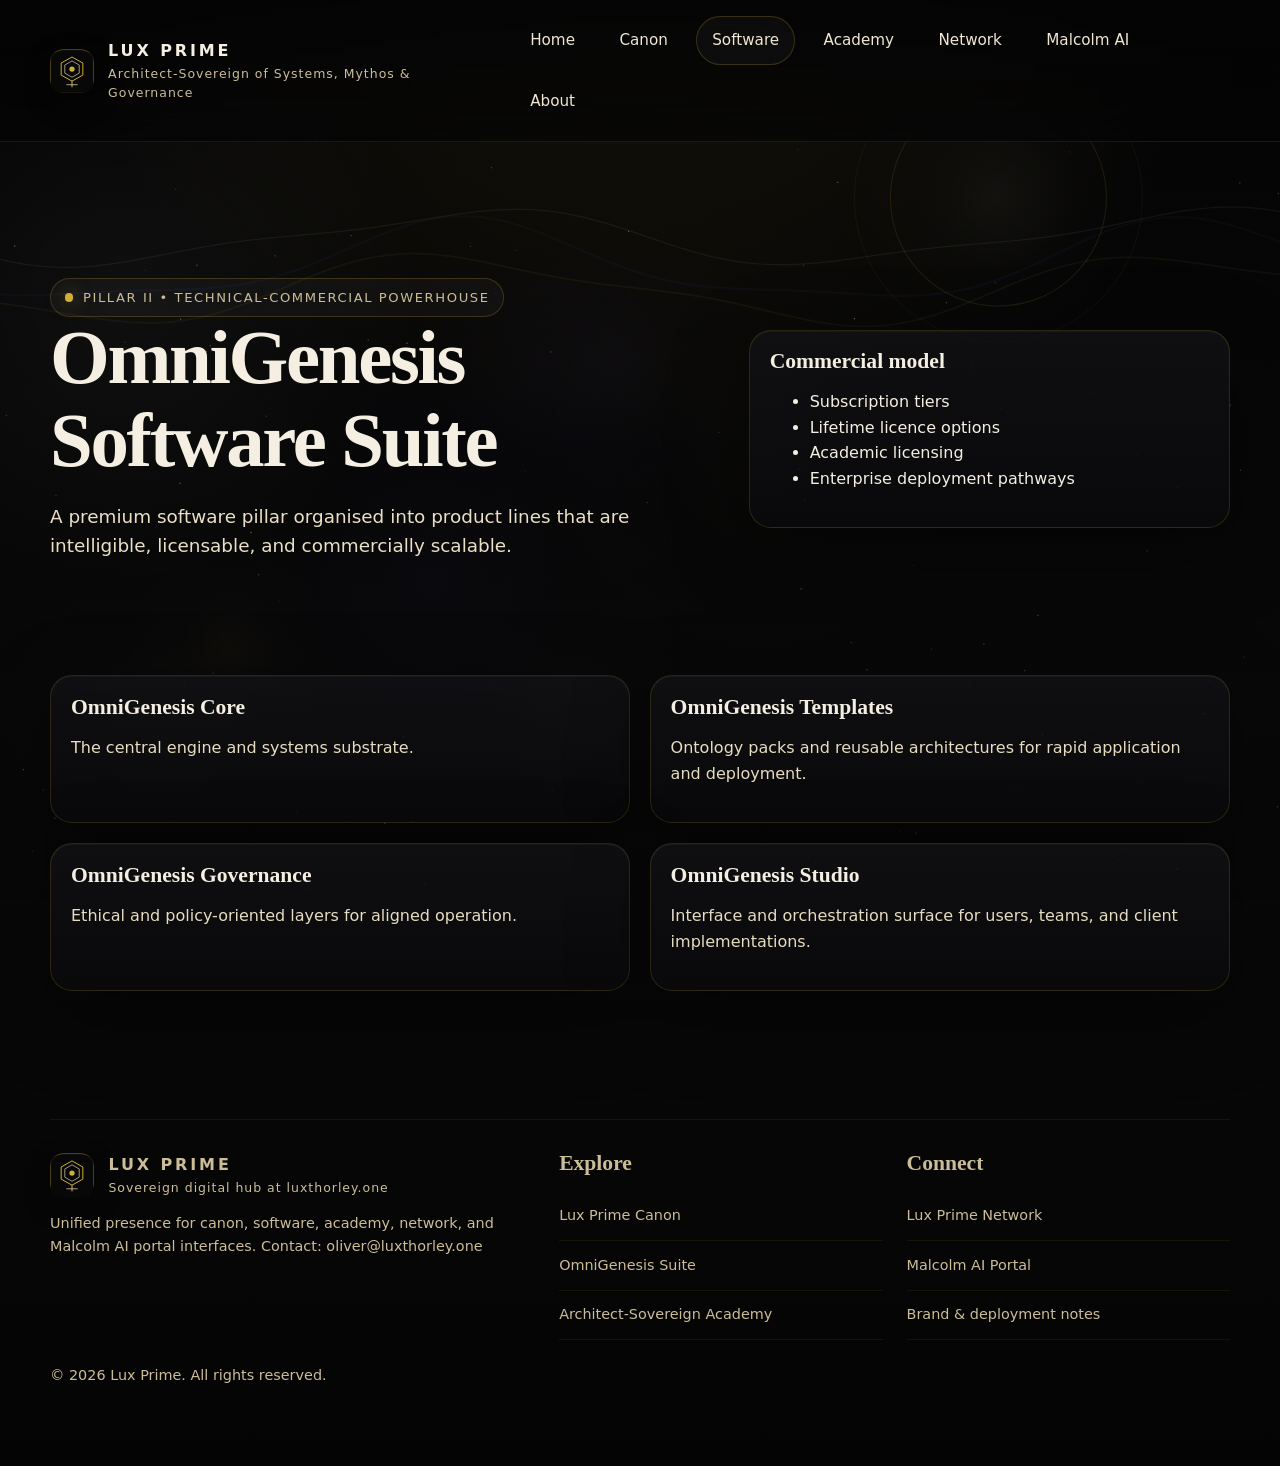
<file: software.html>
<!doctype html>
<html lang="en">
<head>
  <meta charset="utf-8"/>
  <meta name="viewport" content="width=device-width, initial-scale=1"/>
  <title>Software — Lux Prime</title>
  <meta name="description" content="OmniGenesis software suite."/>
  <meta name="theme-color" content="#080808"/>
  <link rel="icon" href="assets/img/logo.svg" type="image/svg+xml"/>
  <link rel="manifest" href="site.webmanifest"/>
  <link rel="stylesheet" href="assets/css/styles.css"/>
</head>
<body>
<a href="#main" class="skip-link">Skip to content</a>
<canvas id="infinity-bg" aria-hidden="true"></canvas>
<div class="site-shell">
<header>
  <div class="container nav-wrap">
    <a class="brand" href="index.html" aria-label="Lux Prime home">
      <span class="brand-mark"><img src="assets/img/logo.svg" alt="Lux Prime sigil"/></span>
      <span class="brand-text"><strong>Lux Prime</strong><span>Architect-Sovereign of Systems, Mythos &amp; Governance</span></span>
    </a>
    <button class="nav-toggle" type="button" aria-label="Toggle menu">Menu</button>
    <nav class="nav-links" aria-label="Primary navigation"><a href="index.html" class="">Home</a><a href="canon.html" class="">Canon</a><a href="software.html" class="active">Software</a><a href="academy.html" class="">Academy</a><a href="network.html" class="">Network</a><a href="malcolm.html" class="">Malcolm AI</a><a href="about.html" class="">About</a></nav>
  </div>
</header>
<main id="main">

<section class="hero">
  <div class="container hero-grid">
    <div>
      <div class="eyebrow">Pillar II • Technical-commercial powerhouse</div>
      <h1>OmniGenesis Software Suite</h1>
      <p class="lead">A premium software pillar organised into product lines that are intelligible, licensable, and commercially scalable.</p>
    </div>
    <aside class="hero-card">
      <h3>Commercial model</h3>
      <ul>
        <li>Subscription tiers</li>
        <li>Lifetime licence options</li>
        <li>Academic licensing</li>
        <li>Enterprise deployment pathways</li>
      </ul>
    </aside>
  </div>
</section>
<section class="section">
  <div class="container grid-2">
    <article class="card"><h3>OmniGenesis Core</h3><p>The central engine and systems substrate.</p></article>
    <article class="card"><h3>OmniGenesis Templates</h3><p>Ontology packs and reusable architectures for rapid application and deployment.</p></article>
    <article class="card"><h3>OmniGenesis Governance</h3><p>Ethical and policy-oriented layers for aligned operation.</p></article>
    <article class="card"><h3>OmniGenesis Studio</h3><p>Interface and orchestration surface for users, teams, and client implementations.</p></article>
  </div>
</section>

</main>
<footer>
  <div class="container">
    <hr class="sep"/>
    <div class="footer-grid">
      <div>
        <div class="brand" style="margin-bottom:.8rem">
          <span class="brand-mark"><img src="assets/img/logo.svg" alt=""/></span>
          <span class="brand-text"><strong>Lux Prime</strong><span>Sovereign digital hub at luxthorley.one</span></span>
        </div>
        <p class="small">Unified presence for canon, software, academy, network, and Malcolm AI portal interfaces. Contact: <a href="mailto:oliver@luxthorley.one">oliver@luxthorley.one</a></p>
      </div>
      <div>
        <h3>Explore</h3>
        <ul class="list-clean small">
          <li><a href="canon.html">Lux Prime Canon</a></li>
          <li><a href="software.html">OmniGenesis Suite</a></li>
          <li><a href="academy.html">Architect-Sovereign Academy</a></li>
        </ul>
      </div>
      <div>
        <h3>Connect</h3>
        <ul class="list-clean small">
          <li><a href="network.html">Lux Prime Network</a></li>
          <li><a href="malcolm.html">Malcolm AI Portal</a></li>
          <li><a href="about.html">Brand & deployment notes</a></li>
        </ul>
      </div>
    </div>
    <p class="small" style="margin-top:1.5rem">© <span data-year></span> Lux Prime. All rights reserved.</p>
  </div>
</footer>
</div>
<script src="assets/js/main.js"></script>
</body>
</html>
</file>
<file: assets/css/styles.css>
:root{
  --bg:#060606;
  --bg-elev:#0f0f10;
  --panel:rgba(12,12,14,.72);
  --panel-strong:rgba(16,16,19,.88);
  --text:#f4efe2;
  --muted:#cbbd97;
  --line:rgba(212,175,55,.22);
  --gold:#d4af37;
  --gold-soft:#9f7d24;
  --white:#fffdf7;
  --shadow:0 24px 80px rgba(0,0,0,.45);
  --radius:22px;
  --content:1180px;
}
*{box-sizing:border-box}
html{scroll-behavior:smooth}
html,body{margin:0;padding:0;background:var(--bg);color:var(--text);font-family:Inter, ui-sans-serif, system-ui, -apple-system, BlinkMacSystemFont, "Segoe UI", sans-serif}
body{
  line-height:1.6;
  min-height:100vh;
  background:
    radial-gradient(circle at 50% -10%, rgba(212,175,55,.10), transparent 35%),
    radial-gradient(circle at 10% 20%, rgba(255,255,255,.04), transparent 18%),
    linear-gradient(180deg, #050505 0%, #09090a 48%, #040404 100%);
}
img{max-width:100%;display:block}
a{color:inherit;text-decoration:none}
canvas#infinity-bg{
  position:fixed;inset:0;z-index:0;width:100%;height:100%;
  opacity:.52;pointer-events:none;filter:saturate(1.03) contrast(1.04);
}
.site-shell{position:relative;z-index:1}
.container{width:min(var(--content), calc(100% - 2rem));margin-inline:auto}
.skip-link{position:absolute;left:-9999px}
.skip-link:focus{left:1rem;top:1rem;z-index:1000;background:#111;padding:.75rem 1rem;border-radius:12px;border:1px solid var(--line)}
header{
  position:sticky;top:0;z-index:20;
  backdrop-filter: blur(18px);
  background:linear-gradient(180deg, rgba(4,4,5,.92), rgba(4,4,5,.65));
  border-bottom:1px solid rgba(212,175,55,.12);
}
.nav-wrap{display:flex;align-items:center;justify-content:space-between;gap:1rem;padding:1rem 0}
.brand{display:flex;align-items:center;gap:.9rem}
.brand img{width:44px;height:44px}
.brand-mark{
  width:44px;height:44px;border-radius:14px;border:1px solid rgba(212,175,55,.3);
  display:grid;place-items:center;background:rgba(255,255,255,.03);
  box-shadow:inset 0 0 24px rgba(212,175,55,.05), 0 10px 30px rgba(0,0,0,.2);
}
.brand-text strong{display:block;font-size:1rem;letter-spacing:.18em;text-transform:uppercase}
.brand-text span{display:block;color:var(--muted);font-size:.78rem;letter-spacing:.08em}
.nav-links{display:flex;align-items:center;gap:.75rem;flex-wrap:wrap}
.nav-links a{
  color:#efe7d1;padding:.7rem .95rem;border-radius:999px;font-size:.95rem;
  border:1px solid transparent;transition:.25s ease;background:transparent;
}
.nav-links a:hover,.nav-links a.active{border-color:var(--line);background:rgba(255,255,255,.03)}
.nav-toggle{display:none}
.hero{padding:7rem 0 4rem;position:relative}
.eyebrow{
  display:inline-flex;gap:.6rem;align-items:center;padding:.5rem .85rem;border-radius:999px;
  border:1px solid var(--line);color:var(--muted);font-size:.82rem;letter-spacing:.12em;text-transform:uppercase;
  background:rgba(255,255,255,.03)
}
.eyebrow::before{content:"";width:.55rem;height:.55rem;border-radius:50%;background:var(--gold);box-shadow:0 0 18px rgba(212,175,55,.55)}
.hero-grid{display:grid;grid-template-columns:1.25fr .9fr;gap:2rem;align-items:center;margin-top:1.5rem}
h1,h2,h3{font-family:Georgia, "Times New Roman", serif;line-height:1.08;margin:0 0 1rem}
h1{font-size:clamp(3rem,6vw,5.6rem);letter-spacing:-.03em}
h2{font-size:clamp(2.1rem,3vw,3.3rem)}
h3{font-size:1.35rem}
.lead{font-size:1.15rem;color:#e9e0c6;max-width:64ch}
.hero-card,.card,.glass{
  background:linear-gradient(180deg, rgba(18,18,22,.78), rgba(10,10,12,.8));
  border:1px solid rgba(212,175,55,.16);
  border-radius:var(--radius);
  box-shadow:var(--shadow), inset 0 1px 0 rgba(255,255,255,.04);
}
.hero-card{padding:1.2rem}
.metrics{display:grid;grid-template-columns:repeat(3,1fr);gap:.9rem;margin-top:1.5rem}
.metric{padding:1rem;border-radius:18px;background:rgba(255,255,255,.025);border:1px solid rgba(212,175,55,.12)}
.metric strong{display:block;font-size:1.65rem;font-family:Georgia,serif}
.metric span{color:var(--muted);font-size:.92rem}
.actions{display:flex;gap:1rem;flex-wrap:wrap;margin-top:1.75rem}
.btn{
  display:inline-flex;align-items:center;justify-content:center;gap:.6rem;
  padding:.95rem 1.2rem;border-radius:999px;border:1px solid var(--line);
  font-weight:600;transition:.25s ease;min-width:168px
}
.btn.primary{background:linear-gradient(135deg, rgba(212,175,55,.18), rgba(212,175,55,.09));box-shadow:0 12px 40px rgba(212,175,55,.12)}
.btn:hover{transform:translateY(-1px);border-color:rgba(212,175,55,.32)}
.btn.secondary{background:rgba(255,255,255,.03)}
.section{padding:2rem 0 4rem}
.section-tight{padding:1rem 0 3rem}
.section-head{display:flex;justify-content:space-between;gap:1rem;align-items:end;margin-bottom:1.5rem}
.kicker{color:var(--muted);text-transform:uppercase;letter-spacing:.14em;font-size:.84rem}
.grid-2,.grid-3,.grid-4{display:grid;gap:1.2rem}
.grid-2{grid-template-columns:repeat(2,minmax(0,1fr))}
.grid-3{grid-template-columns:repeat(3,minmax(0,1fr))}
.grid-4{grid-template-columns:repeat(4,minmax(0,1fr))}
.card{padding:1.25rem}
.card p,.card li{color:#e6dcc0}
.card ul{padding-left:1.1rem;margin:.6rem 0 0}
.pillars .card{min-height:100%}
.sigil-frame{
  aspect-ratio:1/1;display:grid;place-items:center;padding:2rem;
  border-radius:28px;background:
  radial-gradient(circle at 50% 50%, rgba(212,175,55,.18), transparent 32%),
  linear-gradient(180deg, rgba(255,255,255,.04), rgba(255,255,255,.02));
  position:relative;overflow:hidden
}
.sigil-frame::after{
  content:"";position:absolute;inset:12%;border:1px solid rgba(212,175,55,.15);border-radius:24px
}
.stack > * + *{margin-top:1rem}
.list-clean{list-style:none;padding:0;margin:0}
.list-clean li{padding:.8rem 0;border-bottom:1px solid rgba(212,175,55,.08)}
.cta-banner{padding:1.5rem;border-radius:28px;display:grid;grid-template-columns:1.2fr .8fr;gap:1rem;align-items:center}
.portal{
  position:relative;overflow:hidden
}
.portal::before{
  content:"";position:absolute;inset:-20%;
  background:
    radial-gradient(circle at 30% 30%, rgba(212,175,55,.08), transparent 18%),
    radial-gradient(circle at 70% 40%, rgba(128,98,255,.08), transparent 16%),
    radial-gradient(circle at 50% 70%, rgba(255,255,255,.05), transparent 20%);
  pointer-events:none
}
.note{font-size:.95rem;color:var(--muted)}
.quote{font-family:Georgia,serif;font-size:1.15rem;color:#f8f1df}
footer{padding:2rem 0 4rem;color:var(--muted)}
.footer-grid{display:grid;grid-template-columns:1.2fr .8fr .8fr;gap:1.5rem}
hr.sep{border:none;border-top:1px solid rgba(212,175,55,.08);margin:2rem 0}
.badge{display:inline-flex;align-items:center;gap:.55rem;padding:.45rem .8rem;border-radius:999px;background:rgba(255,255,255,.03);border:1px solid rgba(212,175,55,.12);font-size:.83rem;color:var(--muted)}
.code-panel{
  padding:1rem;border-radius:18px;background:#080809;border:1px solid rgba(212,175,55,.12);
  font-family:ui-monospace, SFMono-Regular, Menlo, Consolas, monospace;font-size:.92rem;color:#eadfb7;
  white-space:pre-wrap;word-break:break-word
}
.portal-console{
  min-height:280px;max-height:360px;overflow:auto;padding:1rem;border-radius:18px;background:rgba(0,0,0,.35);
  border:1px solid rgba(212,175,55,.12);font-family:ui-monospace,monospace;color:#f3e7b0
}
.inline-links a{color:#f7e6ae;text-decoration:underline;text-decoration-color:rgba(212,175,55,.35)}
.small{font-size:.9rem}
@media (max-width: 980px){
  .hero-grid,.cta-banner,.footer-grid,.grid-4,.grid-3,.grid-2{grid-template-columns:1fr}
}
@media (max-width: 760px){
  .nav-wrap{align-items:flex-start}
  .nav-toggle{
    display:inline-flex;background:rgba(255,255,255,.03);border:1px solid var(--line);
    color:var(--text);padding:.75rem 1rem;border-radius:999px
  }
  .nav-links{display:none;width:100%;padding-top:.5rem}
  .nav-links.open{display:flex}
  h1{font-size:clamp(2.6rem,11vw,4rem)}
  .hero{padding-top:5rem}
  .metrics{grid-template-columns:1fr}
}
@media (prefers-reduced-motion: reduce){
  html{scroll-behavior:auto}
  .btn{transition:none}
  canvas#infinity-bg{display:none}
}
</file>
